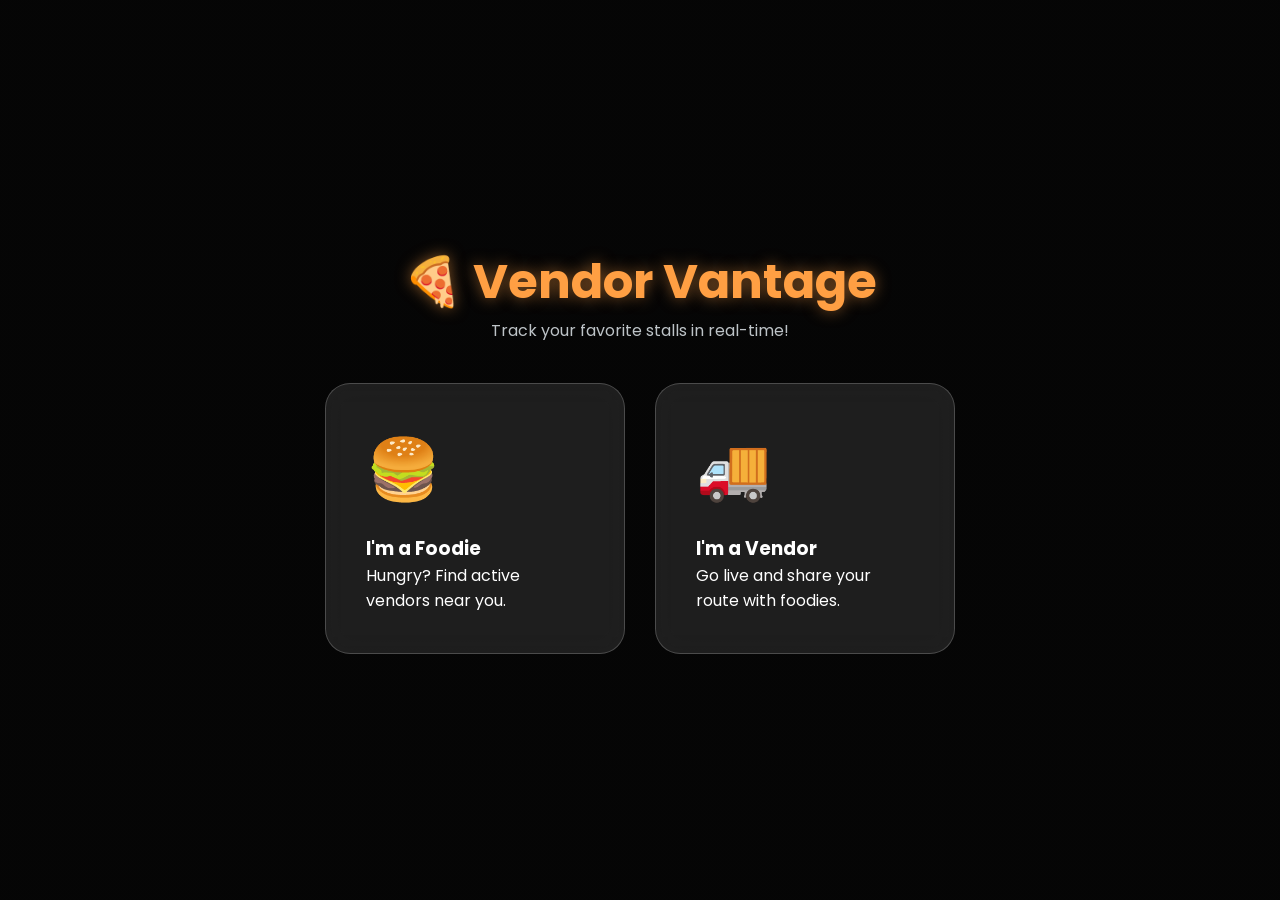
<file: index.html>
<!DOCTYPE html>
<html lang="en">
<head>
    <meta charset="UTF-8">
    <meta name="viewport" content="width=device-width, initial-scale=1.0">
    <title>Vendor Vantage | Gateway</title>
    <link rel="stylesheet" href="style.css">
    <link href="https://fonts.googleapis.com/css2?family=Poppins:wght@400;600&display=swap" rel="stylesheet">
</head>
<body>
    <div class="gateway-container">
        <h1 class="brand">🍕 Vendor Vantage</h1>
        <p style="color:#bdc3c7;">Track your favorite stalls in real-time!</p>
        <div class="card-wrapper">
            <div class="choice-card" id="customerCard">
                <span class="icon">🍔</span>
                <h3>I'm a Foodie</h3>
                <p>Hungry? Find active vendors near you.</p>
            </div>
            <div class="choice-card" id="vendorCard">
                <span class="icon">🚚</span>
                <h3>I'm a Vendor</h3>
                <p>Go live and share your route with foodies.</p>
            </div>
        </div>
    </div>
    <script src="script.js"></script>
</body>
</html>
</file>
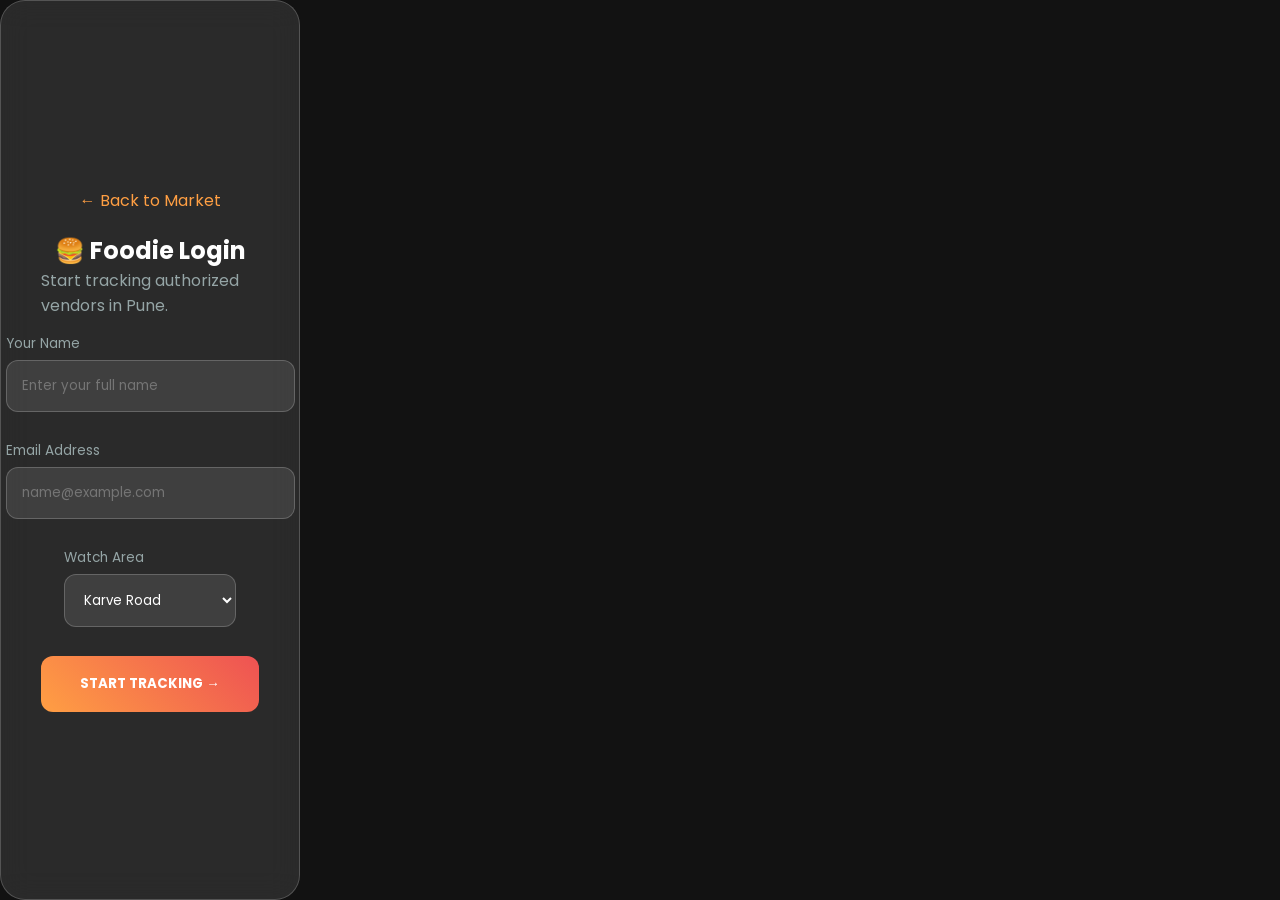
<file: customer-auth.html>
<!DOCTYPE html>
<html lang="en">
<head>
    <meta charset="UTF-8">
    <meta name="viewport" content="width=device-width, initial-scale=1.0">
    <title>Customer Login | Vendor Vantage</title>
    <link rel="stylesheet" href="style.css">
    <link href="https://fonts.googleapis.com/css2?family=Poppins:wght@400;600;700&display=swap" rel="stylesheet">
    <style>
        .auth-error { background:rgba(231,76,60,0.15); border:1px solid #e74c3c; color:#e74c3c; padding:10px 14px; border-radius:8px; margin-bottom:12px; font-size:0.9rem; }
        .input-group label { color:#95a5a6; font-size:0.85rem; display:block; margin-bottom:6px; }
    </style>
</head>
<body>
    <div class="auth-container">
        <a href="index.html" style="color:#ff9f43;text-decoration:none;margin-bottom:20px;display:inline-block">← Back to Market</a>
        <h2>🍔 Foodie Login</h2>
        <p style="color:#95a5a6;margin-bottom:16px">Start tracking authorized vendors in Pune.</p>
        <div id="custError" class="auth-error" style="display:none"></div>
        <div class="input-group">
            <label>Your Name</label>
            <input type="text" id="custName" placeholder="Enter your full name">
        </div>
        <div class="input-group">
            <label>Email Address</label>
            <input type="email" id="custEmail" placeholder="name@example.com">
        </div>
        <div class="input-group">
            <label>Watch Area</label>
            <select id="custArea">
                <option value="karve road">Karve Road</option>
                <option value="kothrud">Kothrud</option>
                <option value="cummins">Cummins College</option>
                <option value="ideal colony">Ideal Colony</option>
                <option value="mit college">MIT College</option>
                <option value="vanaz">Vanaz</option>
                <option value="pune camp">Pune Camp</option>
                <option value="swargate">Swargate</option>
                <option value="shivajinagar">Shivajinagar</option>
            </select>
        </div>
        <button class="auth-btn" id="custLoginBtn">Start Tracking →</button>
    </div>
    <script src="script.js"></script>
</body>
</html>
</file>
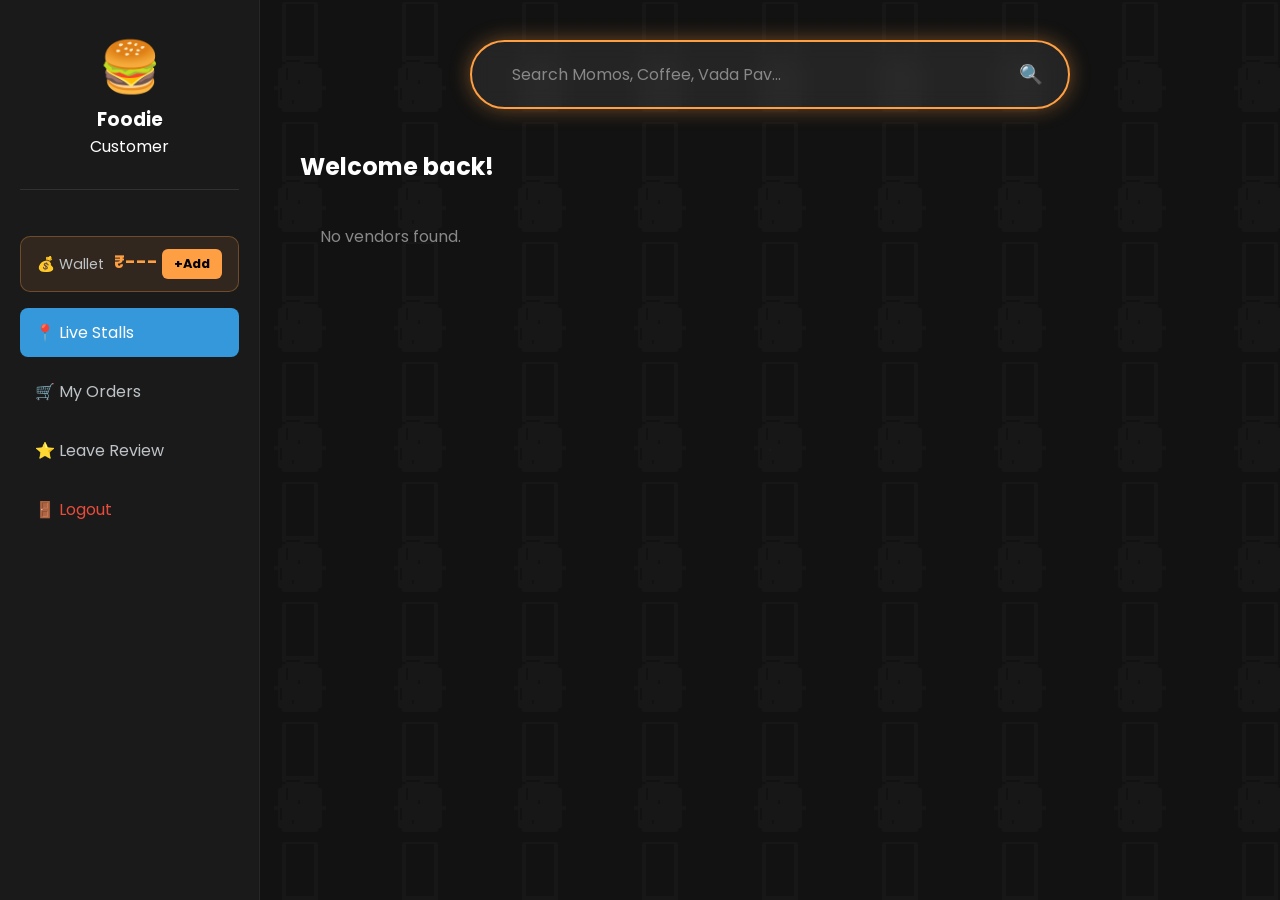
<file: dashboard.html>
<!DOCTYPE html>
<html lang="en">
<head>
    <meta charset="UTF-8">
    <meta name="viewport" content="width=device-width, initial-scale=1.0">
    <title>Customer Dashboard | Vendor Vantage</title>
    <link rel="stylesheet" href="style.css">
    <link href="https://fonts.googleapis.com/css2?family=Poppins:wght@400;600;700&display=swap" rel="stylesheet">
    <style>
        .sidebar-wallet { background:rgba(255,159,67,0.1); border:1px solid rgba(255,159,67,0.3); border-radius:10px; padding:12px 16px; margin:16px 0; display:flex; justify-content:space-between; align-items:center; }
        .wallet-amount { color:#ff9f43; font-weight:700; font-size:1.1rem; }
        .topup-btn { background:#ff9f43; color:black; border:none; padding:6px 12px; border-radius:6px; font-size:0.8rem; font-weight:700; cursor:pointer; }
        .modal-overlay { position:fixed;top:0;left:0;width:100%;height:100%;background:rgba(0,0,0,0.85);z-index:9999;display:flex;align-items:center;justify-content:center;padding:20px; }
        .modal-box { background:#1a1a1a;padding:30px;border-radius:20px;width:100%;max-width:460px;color:white;border:1px solid #333;max-height:90vh;overflow-y:auto; }
        .modal-input { width:100%;padding:12px;background:#222;border:1px solid #444;color:white;border-radius:8px;margin-bottom:10px;font-family:Poppins,sans-serif; }
        .menu-item-row { display:flex;justify-content:space-between;align-items:center;padding:10px 12px;background:#222;border-radius:8px;margin-bottom:8px; }
        .qty-control { display:flex;align-items:center;gap:8px; }
        .qty-btn { background:#333;color:white;border:none;width:28px;height:28px;border-radius:6px;cursor:pointer;font-size:1rem;font-weight:bold; }
        .qty-display { color:white;min-width:20px;text-align:center;font-weight:600; }
        .cart-summary { background:#111;padding:12px;border-radius:8px;margin-top:12px;border:1px solid #333; }
        .cart-row { display:flex;justify-content:space-between;color:#bdc3c7;font-size:0.9rem;margin-bottom:4px; }
        .cart-total { display:flex;justify-content:space-between;color:white;font-weight:bold;padding-top:8px;border-top:1px solid #333;margin-top:8px; }
        .token-info { color:#ff9f43;font-size:0.85rem;margin-top:6px; }
        .alert-modal { position:fixed;top:0;left:0;width:100%;height:100%;background:rgba(0,0,0,0.85);z-index:10000;display:flex;align-items:center;justify-content:center; }
        .alert-box { background:#1a1a1a;padding:30px;border-radius:16px;max-width:380px;width:90%;color:white;border:1px solid #444;text-align:center; }
        .alert-icon { font-size:2.5rem;margin-bottom:12px; }
        .alert-msg { color:#bdc3c7;margin:8px 0 20px;line-height:1.6;white-space:pre-line; }
        .alert-btn { background:#ff9f43;color:black;border:none;padding:12px 30px;border-radius:8px;font-weight:bold;cursor:pointer; }
        .my-orders-card { background:#1a1a1a;padding:16px;border-radius:12px;border:1px solid #333;margin-bottom:12px; }
        .order-status-pill { display:inline-block;padding:4px 12px;border-radius:20px;font-size:0.8rem;font-weight:600; }
        .pill-PENDING   { background:rgba(255,159,67,0.15);color:#ff9f43;border:1px solid #ff9f43; }
        .pill-ACCEPTED  { background:rgba(52,152,219,0.15);color:#3498db;border:1px solid #3498db; }
        .pill-READY     { background:rgba(46,204,113,0.15);color:#2ecc71;border:1px solid #2ecc71; }
        .pill-COLLECTED { background:rgba(150,150,150,0.15);color:#888;border:1px solid #888; }
        .pill-DECLINED  { background:rgba(231,76,60,0.15);color:#e74c3c;border:1px solid #e74c3c; }
        .star { font-size:1.8rem;color:#444;cursor:pointer;transition:color 0.15s; }
        .star.active { color:#ff9f43; }
        .review-form-card { background:#1a1a1a;padding:24px;border-radius:16px;border:1px solid #333;max-width:500px; }
        .review-form-card select, .review-form-card textarea { width:100%;background:#222;border:1px solid #444;color:white;padding:10px;border-radius:8px;font-family:Poppins,sans-serif;margin-top:6px; }
        .review-form-card label { color:#95a5a6;font-size:0.85rem; }
        .collect-btn { background:#2ecc71;color:white;border:none;padding:8px 16px;border-radius:6px;cursor:pointer;font-weight:600;margin-top:8px; }
        .notif-dot { width:8px;height:8px;background:#e74c3c;border-radius:50%;display:inline-block;margin-left:4px; }
    </style>
</head>
<body class="dashboard-body">
    <div class="dashboard-layout">
        <aside class="sidebar">
            <div class="profile-section">
                <div class="avatar">🍔</div>
                <h3 id="displayUserName">Foodie</h3>
                <p id="displayUserRole">Customer</p>
            </div>
            <div class="sidebar-wallet">
                <span style="color:#bdc3c7;font-size:0.9rem">💰 Wallet</span>
                <div>
                    <span class="wallet-amount">₹<span id="sidebarWallet">---</span></span>
                    <button class="topup-btn" onclick="topupWallet()">+Add</button>
                </div>
            </div>
            <nav class="side-nav">
                <a href="#" class="active" onclick="showDashTab('vendors',this)">📍 Live Stalls</a>
                <a href="#" onclick="showDashTab('myorders',this)">🛒 My Orders</a>
                <a href="#" onclick="showDashTab('reviews',this)">⭐ Leave Review</a>
                <a href="#" class="logout" onclick="logoutCustomer()">🚪 Logout</a>
            </nav>
        </aside>

        <main class="main-content foodie-vibe">
            <!-- VENDORS TAB -->
            <div id="tab-vendors">
                <header class="dashboard-header">
                    <div class="search-container">
                        <input type="text" id="foodSearch" placeholder="Search Momos, Coffee, Vada Pav...">
                        <button id="searchBtn">🔍</button>
                    </div>
                </header>
                <h2 id="welcomeGreeting" style="margin-bottom:20px;color:white">Welcome back!</h2>
                <div class="vendor-grid" id="vendorGrid"></div>
            </div>

            <!-- MY ORDERS TAB -->
            <div id="tab-myorders" style="display:none">
                <h2 style="color:white;margin-bottom:20px">🛒 My Orders</h2>
                <div id="myOrdersList"></div>
            </div>

            <!-- REVIEWS TAB -->
            <div id="tab-reviews" style="display:none">
                <h2 style="color:white;margin-bottom:20px">⭐ Leave a Review</h2>
                <div class="review-form-card">
                    <div style="margin-bottom:14px">
                        <label>Select Vendor</label>
                        <select id="reviewVendorKey"></select>
                    </div>
                    <div style="margin-bottom:14px">
                        <label>Rating</label>
                        <div id="starRow" style="margin-top:8px">
                            <span class="star active" data-v="1">★</span>
                            <span class="star active" data-v="2">★</span>
                            <span class="star active" data-v="3">★</span>
                            <span class="star active" data-v="4">★</span>
                            <span class="star active" data-v="5">★</span>
                        </div>
                        <input type="hidden" id="reviewRating" value="5">
                    </div>
                    <div style="margin-bottom:14px">
                        <label>Comment</label>
                        <textarea id="reviewComment" rows="3" placeholder="How was the food?"></textarea>
                    </div>
                    <button class="auth-btn" onclick="submitReview()">Submit Review</button>
                    <div id="reviewMsg" style="margin-top:10px;color:#2ecc71;display:none"></div>
                </div>

                <div class="review-form-card" style="margin-top:24px">
                    <h3 style="color:white;margin-bottom:16px">📖 Read Reviews</h3>
                    <div style="margin-bottom:14px">
                        <label>Select Vendor</label>
                        <select id="readReviewVendorKey" onchange="loadVendorReviews()"></select>
                    </div>
                    <div id="reviewsList" style="margin-top:12px"></div>
                </div>
            </div>
        </main>
    </div>

    <!-- Order Modal -->
    <div id="orderModal" class="modal-overlay" style="display:none">
        <div class="modal-box">
            <h3 id="modalVendorName" style="margin-bottom:16px">Order</h3>
            <div id="menuItemsList"></div>
            <div class="cart-summary" id="cartSummary" style="display:none">
                <div id="cartItems"></div>
                <div class="cart-total"><span>Total</span><span id="cartTotal">₹0</span></div>
                <div class="token-info">🔒 Token deposit: ₹<span id="tokenDeposit">0</span> (1/4 of bill)</div>
            </div>
            <input class="modal-input" id="orderLocation" placeholder="Your pickup location / stop name" style="margin-top:12px">
            <div style="display:flex;gap:10px;margin-top:14px">
                <button class="auth-btn" onclick="submitOrder()">Place Order</button>
                <button class="auth-btn" style="background:#555" onclick="closeOrderModal()">Cancel</button>
            </div>
        </div>
    </div>

    <!-- Alert Modal -->
    <div id="alertModal" class="alert-modal" style="display:none">
        <div class="alert-box">
            <div class="alert-icon" id="alertIcon">ℹ️</div>
            <h3 id="alertTitle"></h3>
            <p class="alert-msg" id="alertMsg"></p>
            <button class="alert-btn" onclick="closeAlert()">Got it</button>
        </div>
    </div>

    <script src="script.js"></script>
</body>
</html>
</file>
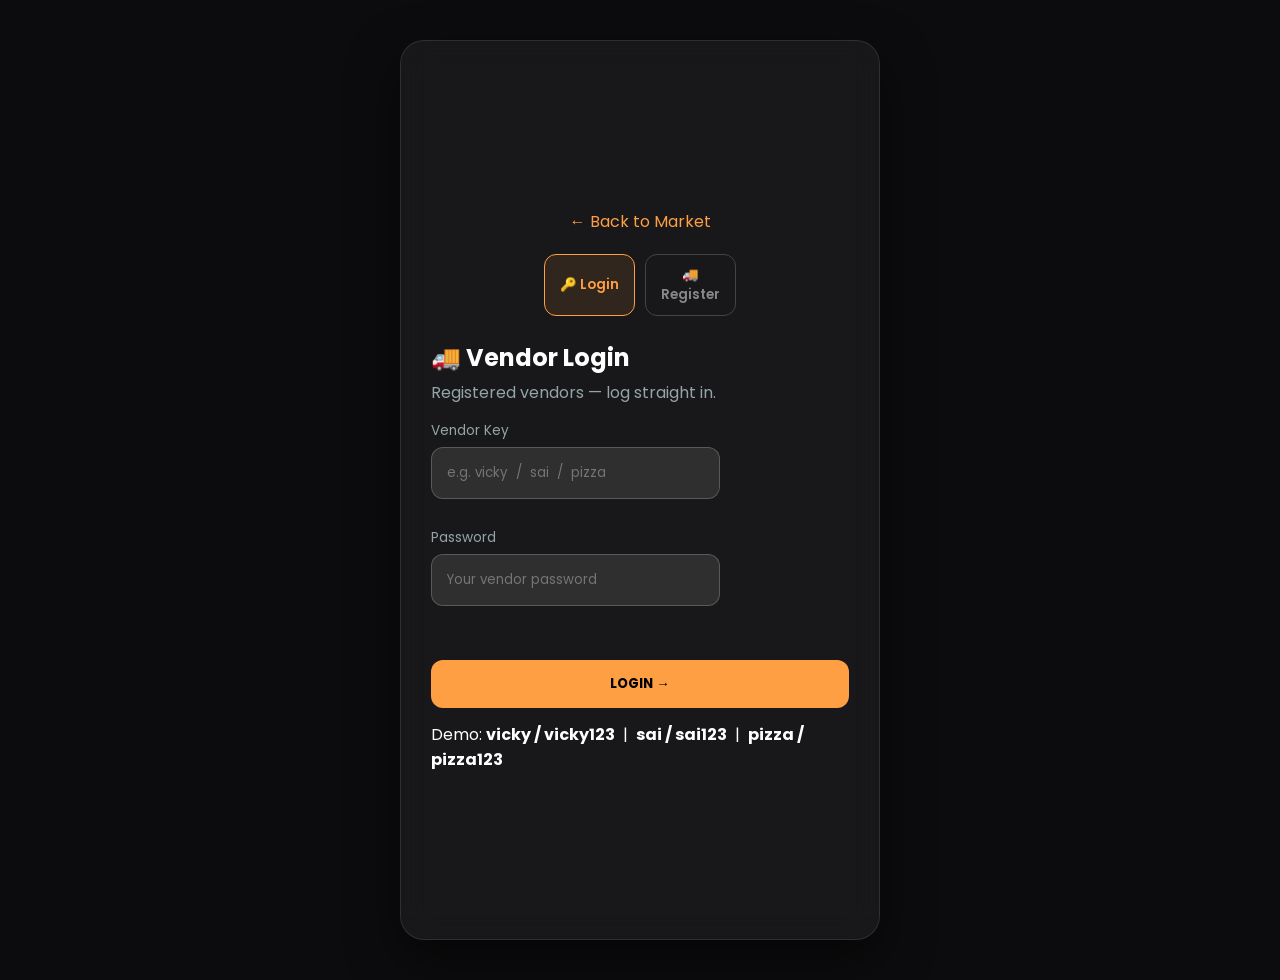
<file: vendor-auth.html>
<!DOCTYPE html>
<html lang="en">
<head>
    <meta charset="UTF-8">
    <meta name="viewport" content="width=device-width, initial-scale=1.0">
    <title>Vendor Auth | Vendor Vantage</title>
    <link rel="stylesheet" href="style.css">
    <link href="https://fonts.googleapis.com/css2?family=Poppins:wght@400;600;700&display=swap" rel="stylesheet">
    <style>
    /* 1. LAYOUT TWEAKS */
    body {
        background: #0c0c0e; /* Dark background to match your theme */
        margin: 0;
        display: flex;
        justify-content: center;
        align-items: flex-start; /* Allows scrolling from the top */
        min-height: 100vh;
    }

    .auth-container {
        width: 100%;
        max-width: 480px; /* Slimmer, professional look */
        margin: 40px 20px;
        background: rgba(255, 255, 255, 0.05);
        backdrop-filter: blur(15px);
        border: 1px solid rgba(255, 255, 255, 0.1);
        padding: 30px;
        border-radius: 24px;
        box-shadow: 0 20px 50px rgba(0,0,0,0.5);
    }

    /* 2. TAB BUTTONS */
    .auth-tabs { display: flex; gap: 10px; margin-bottom: 24px; }
    .tab-btn { 
        flex: 1; padding: 10px; border: 1px solid #444; 
        background: transparent; color: #888; border-radius: 12px; 
        cursor: pointer; font-family: 'Poppins', sans-serif; 
        font-weight: 600; transition: 0.3s; 
    }
    .tab-btn.active { border-color: #ff9f43; color: #ff9f43; background: rgba(255,159,67,0.1); }

    /* 3. INPUT ROWS (Tightened for visibility) */
    .stop-row, .menu-row { 
        display: flex; gap: 8px; margin-bottom: 10px; align-items: center; 
    }
    .stop-row input, .menu-row input { 
        background: rgba(0,0,0,0.2); border: 1px solid #333; 
        color: white; padding: 8px 12px; border-radius: 8px; 
        font-size: 0.9rem;
    }

    /* 4. BUTTONS */
    .small-btn { 
        background: none; color: #ff9f43; border: 1px solid #ff9f43; 
        padding: 6px 12px; border-radius: 8px; cursor: pointer; 
        font-size: 0.8rem; margin-top: 5px;
    }
    .remove-btn { color: #e74c3c; background: none; border: none; cursor: pointer; font-weight: bold; }

    .auth-btn { 
        width: 100%; background: #ff9f43; color: black; 
        border: none; padding: 14px; border-radius: 12px; 
        font-weight: 700; cursor: pointer; margin-top: 25px;
    }

    h2 { color: white; margin-bottom: 5px; font-size: 1.5rem; }
    .section-label { color: #ff9f43; font-size: 0.8rem; text-transform: uppercase; letter-spacing: 1px; margin: 20px 0 10px; }
    label { color: #888; font-size: 0.8rem; display: block; margin-bottom: 5px; }
    
    /* Scrollbar Styling for long registration forms */
    ::-webkit-scrollbar { width: 5px; }
    ::-webkit-scrollbar-thumb { background: #333; border-radius: 10px; }
</style>
</head>
<body>
    <div class="auth-container">
        <a href="index.html" style="color:#ff9f43;text-decoration:none;margin-bottom:20px;display:inline-block">← Back to Market</a>

        <div class="auth-tabs">
            <button class="tab-btn active" id="loginTab" onclick="showTab('login')">🔑 Login</button>
            <button class="tab-btn" id="registerTab" onclick="showTab('register')">🚚 Register</button>
        </div>

        <!-- LOGIN PANEL -->
        <div id="loginPanel">
            <h2>🚚 Vendor Login</h2>
            <p style="color:#95a5a6;margin-bottom:16px">Registered vendors — log straight in.</p>
            <div id="loginError" class="auth-error" style="display:none"></div>
            <div class="input-group">
                <label>Vendor Key</label>
                <input type="text" id="loginKey" placeholder="e.g. vicky  /  sai  /  pizza">
            </div>
            <div class="input-group">
                <label>Password</label>
                <input type="password" id="loginPw" placeholder="Your vendor password">
            </div>
            <button class="auth-btn" id="loginBtn">Login →</button>
            <p class="hint" style="margin-top:14px">Demo: <b>vicky / vicky123</b> &nbsp;|&nbsp; <b>sai / sai123</b> &nbsp;|&nbsp; <b>pizza / pizza123</b></p>
        </div>

        <!-- REGISTER PANEL -->
        <div id="registerPanel" style="display:none">
            <h2>🚚 New Vendor Registration</h2>
            <p style="color:#95a5a6;margin-bottom:16px">Fill in your details to join Vendor Vantage.</p>
            <div id="regError" class="auth-error" style="display:none"></div>
            <div id="regSuccess" class="auth-success" style="display:none"></div>

            <div class="input-group">
                <label>Business / Stall Name</label>
                <input type="text" id="regName" placeholder="e.g. Raju Momo Corner">
            </div>
            <div class="input-group">
                <label>Password (min 4 chars)</label>
                <input type="password" id="regPw" placeholder="Choose a password">
            </div>

            <div class="section-label">📍 Add Your Stops</div>
            <div id="stopsArea"></div>
            <button type="button" class="small-btn" onclick="addStopRow()">+ Add Stop</button>

            <div class="section-label" style="margin-top:16px">🍽️ Menu Items</div>
            <div id="menuArea"></div>
            <button type="button" class="small-btn" onclick="addMenuRow()">+ Add Item</button>

            <button class="auth-btn" id="regBtn" style="margin-top:20px">Register →</button>
        </div>
    </div>

    <script>
        function showTab(tab) {
            document.getElementById('loginPanel').style.display    = tab === 'login'    ? '' : 'none';
            document.getElementById('registerPanel').style.display = tab === 'register' ? '' : 'none';
            document.getElementById('loginTab').className    = 'tab-btn' + (tab === 'login'    ? ' active' : '');
            document.getElementById('registerTab').className = 'tab-btn' + (tab === 'register' ? ' active' : '');
        }

        function addStopRow() {
            const row = document.createElement('div');
            row.className = 'stop-row';
            row.innerHTML = `
                <input type="text"   placeholder="Location name" class="stop-name" style="flex:2">
                <input type="number" placeholder="Stay (min)"    class="stop-stay"   style="max-width:90px" value="15">
                <input type="number" placeholder="Travel (min)"  class="stop-travel" style="max-width:90px" value="10">
                <button type="button" class="remove-btn" onclick="this.parentElement.remove()">✕</button>`;
            document.getElementById('stopsArea').appendChild(row);
        }

        function addMenuRow() {
            const row = document.createElement('div');
            row.className = 'menu-row';
            row.innerHTML = `
                <input type="text"   placeholder="Item name e.g. Momos" class="menu-name">
                <input type="number" placeholder="Price ₹"              class="menu-price" style="max-width:100px">
                <button type="button" class="remove-btn" onclick="this.parentElement.remove()">✕</button>`;
            document.getElementById('menuArea').appendChild(row);
        }

        // Add one default row each
        addStopRow(); addMenuRow();
    </script>
    <script src="script.js"></script>
</body>
</html>
</file>
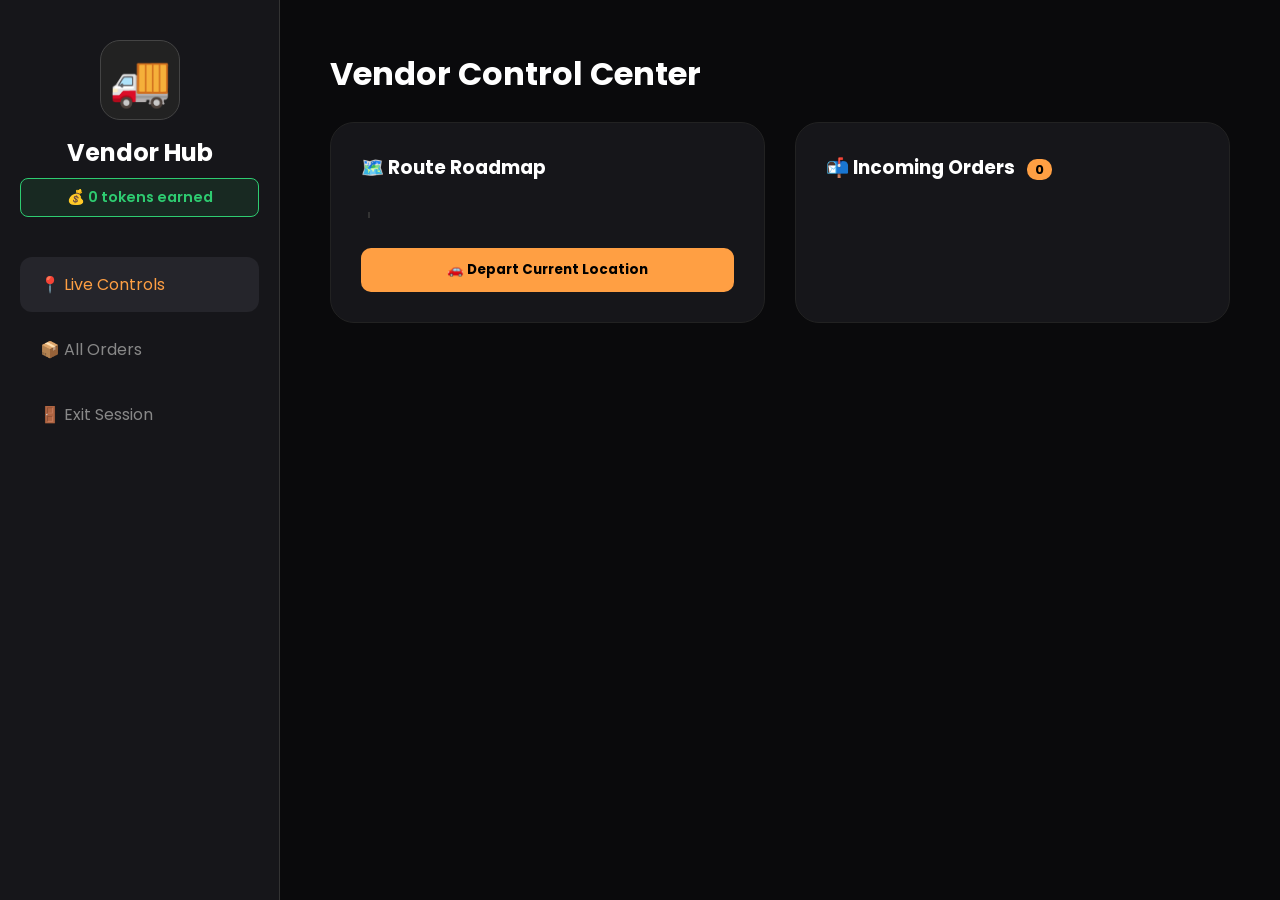
<file: vendor-dashboard.html>
<!DOCTYPE html>
<html lang="en">
<head>
    <meta charset="UTF-8">
    <meta name="viewport" content="width=device-width, initial-scale=1.0">
    <title>Vendor Control Center | Vendor Vantage</title>
    <link rel="stylesheet" href="style.css">
    <link href="https://fonts.googleapis.com/css2?family=Poppins:wght@400;600;700&display=swap" rel="stylesheet">
    <style>
        .v-token-badge { background:rgba(46,204,113,0.1);border:1px solid #2ecc71;color:#2ecc71;padding:8px 14px;border-radius:8px;font-size:0.9rem;font-weight:600;margin-top:8px;text-align:center; }
        .status-pill { padding:4px 12px;border-radius:20px;font-size:0.78rem;font-weight:700; }
        .pill-PENDING  { background:rgba(255,159,67,0.15);color:#ff9f43;border:1px solid #ff9f43; }
        .pill-ACCEPTED { background:rgba(52,152,219,0.15);color:#3498db;border:1px solid #3498db; }
        .pill-READY    { background:rgba(46,204,113,0.15);color:#2ecc71;border:1px solid #2ecc71; }
        .pill-COLLECTED{ background:rgba(150,150,150,0.15);color:#888;border:1px solid #888; }
        .pill-DECLINED { background:rgba(231,76,60,0.15);color:#e74c3c;border:1px solid #e74c3c; }
        .btn-accept  { background:#2ecc71;color:white; }
        .btn-decline { background:#e74c3c;color:white; }
        .btn-done    { background:#3498db;color:white; }
        .btn-collect { background:#9b59b6;color:white; }
        .order-count-badge { background:#ff9f43;color:black;padding:2px 8px;border-radius:10px;font-size:0.8rem;margin-left:8px; }
        .section-hidden { display:none; }
        .v-queue-container { max-height:520px;overflow-y:auto;padding-right:4px; }
        .route-actions { display:flex;gap:10px;margin-top:20px; }
        .vertical-route { padding: 8px 0 8px 8px; }
    </style>
</head>
<body class="vendor-body">
    <div class="vendor-wrapper">
        <nav class="vendor-sidebar">
            <div class="v-profile">
                <div class="v-avatar">🚚</div>
                <h2 id="v-biz-name">Vendor Hub</h2>
                <p id="v-key-display" style="color:#95a5a6;font-size:11px;margin-top:4px"></p>
                <div class="v-token-badge">💰 <span id="v-wallet">0</span> tokens earned</div>
            </div>
            <ul class="v-nav">
                <li class="active" onclick="showSection('controls',this)">📍 Live Controls</li>
                <li onclick="showSection('orders',this)">📦 All Orders</li>
                <li class="logout-item"><a href="index.html" style="color:inherit;text-decoration:none">🚪 Exit Session</a></li>
            </ul>
        </nav>

        <main class="v-main">
            <div class="v-header">
                <h1 id="v-welcome">Vendor Control Center</h1>
                <!-- BUG 4 FIX: End Day Early button renders here -->
                <div id="endDayContainer"></div>
            </div>

            <!-- CONTROLS SECTION -->
            <div id="section-controls">
                <div class="v-grid">
                    <div class="v-card tile">
                        <h3>🗺️ Route Roadmap</h3>
                        <div id="vertical-route" class="vertical-route"></div>
                        <div class="route-actions" id="routeActions">
                            <button id="v-depart" class="v-btn depart">🚗 Depart Current Location</button>
                            <button id="v-reach"  class="v-btn reach" style="display:none">📍 Reached Next Location</button>
                        </div>
                    </div>

                    <div class="v-card tile">
                        <h3>📬 Incoming Orders <span class="order-count-badge" id="order-count">0</span></h3>
                        <!-- BUG 3 FIX: Spacious queue container -->
                        <div id="v-queue" class="v-queue-container"></div>
                    </div>
                </div>
            </div>

            <!-- ALL ORDERS SECTION -->
            <!-- BUG 7 FIX: More spacious full order display -->
            <div id="section-orders" class="section-hidden">
                <div class="v-card" style="max-width:760px">
                    <h3>📦 All Orders</h3>
                    <h4 style="color:#f39c12;margin:20px 0 12px;font-size:1rem;border-bottom:1px solid #333;padding-bottom:8px">
                        ⏳ Pending / Accepted
                    </h4>
                    <div id="fullPendingList"></div>
                    <h4 style="color:#2ecc71;margin:24px 0 12px;font-size:1rem;border-bottom:1px solid #333;padding-bottom:8px">
                        ✅ Ready for Collection
                    </h4>
                    <div id="fullReadyList"></div>
                </div>
            </div>
        </main>
    </div>
    <script src="script.js"></script>
</body>
</html>
</file>
<file: style.css>
/* 1. SHARED & GLOBAL */
* {
    margin: 0;
    padding: 0;
    box-sizing: border-box;
    font-family: 'Poppins', sans-serif;
}

body {
    background: #121212;
    min-height: 100vh;
    overflow-x: hidden;
}

/* 2. AUTH PAGES (Gateway, Vendor/Customer Auth) */
/* Keep your existing style for the gateway/login pages */
.gateway-container, .auth-container {
    background: linear-gradient(rgba(0, 0, 0, 0.7), rgba(0, 0, 0, 0.7)), 
                url('https://images.unsplash.com/photo-1555396273-367ea4eb4db5?w=1350');
    background-size: cover;
    background-position: center;
    background-attachment: fixed;
    min-height: 100vh;
    display: flex;
    justify-content: center;
    align-items: center;
    padding: 20px;
    flex-direction: column;
}

.brand { font-size: 3rem; color: #ff9f43; text-shadow: 0 0 15px rgba(255, 159, 67, 0.5); }
.card-wrapper { display: flex; gap: 30px; margin-top: 40px; }
.choice-card, .auth-container { background: rgba(255, 255, 255, 0.1); backdrop-filter: blur(15px); border: 1px solid rgba(255, 255, 255, 0.2); padding: 40px; border-radius: 25px; width: 300px; color: white; cursor: pointer; }
.choice-card:hover { transform: translateY(-10px); border-color: #ff9f43; background: rgba(255, 159, 67, 0.2); }
.icon { font-size: 60px; margin-bottom: 20px; display: block; animation: float 3s ease-in-out infinite; }
.input-group input, .input-group select { background: rgba(255, 255, 255, 0.1); border: 1px solid rgba(255, 255, 255, 0.2); color: white; padding: 15px; border-radius: 12px; margin-bottom: 15px; }
.auth-btn { background: linear-gradient(45deg, #ff9f43, #ee5253); border: none; padding: 18px; border-radius: 12px; font-weight: bold; text-transform: uppercase; cursor: pointer; color: white; width: 100%; }

/* 3. DASHBOARD (Core Changes) */
.dashboard-body {
    display: block;
    height: 100vh;
}

.dashboard-layout {
    display: flex;
    height: 100vh;
}

/* Sidebar (Dark & Sleek) */
.sidebar {
    width: 260px;
    background: #1a1a1a;
    color: white;
    padding: 30px 20px;
    display: flex;
    flex-direction: column;
    border-right: 1px solid rgba(255,255,255,0.05);
}

.profile-section {
    text-align: center;
    padding-bottom: 30px;
    border-bottom: 1px solid rgba(255,255,255,0.1);
    margin-bottom: 30px;
}

.avatar { font-size: 50px; }
.side-nav a { display: block; color: #bdc3c7; text-decoration: none; padding: 12px 15px; border-radius: 8px; margin-bottom: 10px; }
.side-nav a.active, .side-nav a:hover { background: #3498db; color: white; }
.logout { margin-top: auto; color: #e74c3c !important; }

/* Main Content (Vibrant "Foodie Vibe") */
.foodie-vibe {
    /* Subtle repeating food icon pattern on a dark base */
    background: #121212;
    background-image: 
        radial-gradient(#1a1a1a 1px, transparent 1px),
        url('data:image/svg+xml;utf8,<svg xmlns="http://www.w3.org/2000/svg" width="60" height="60" viewBox="0 0 60 60"><path d="M12 1h16a1 1 0 0 1 1 1v28a1 1 0 0 1-1 1H12a1 1 0 0 1-1-1V2a1 1 0 0 1 1-1zm1 1v26h14V2H13zm-1 30h16a1 1 0 0 1 1 1v1h1a1 1 0 0 1 1 1v8h2v2h-2v8a1 1 0 0 1-1 1h-1v1a1 1 0 0 1-1 1H12a1 1 0 0 1-1-1v-1h-1a1 1 0 0 1-1-1v-8h-2v-2h2v-8a1 1 0 0 1 1-1h1v-1a1 1 0 0 1 1-1zm1 2v6h1V34h-1zm1 0h1v6h-1v-6zm1 0h1v6h-1v-6zm1 0h1v6h-1v-6zm1 0h1v6h-1v-6zm1 0h1v6h-1v-6zm1 0h1v6h-1v-6zm1 0h1v6h-1v-6zm-10 10v6h1v-6h-1zm1 0h1v6h-1v-6zm1 0h1v6h-1v-6zm1 0h1v6h-1v-6zm1 0h1v6h-1v-6zm1 0h1v6h-1v-6zm1 0h1v6h-1v-6zm1 0h1v6h-1v-6zm2-8v6h1V36h-1zm1 0h1v6h-1v-6zm1 0h1v6h-1v-6zm1 0h1v6h-1v-6zm1 0h1v6h-1v-6zm1 0h1v6h-1v-6zm1 0h1v6h-1v-6zm1 0h1v6h-1v-6zm-10 10v6h1v-6h-1zm1 0h1v6h-1v-6zm1 0h1v6h-1v-6zm1 0h1v6h-1v-6zm1 0h1v6h-1v-6zm1 0h1v6h-1v-6zm1 0h1v6h-1v-6zm1 0h1v6h-1v-6zm-3-16h2v2h-2v-2zm-1 0v2h1v-2h-1zm-1 0v2h1v-2h-1zm-1 0v2h1v-2h-1zm-1 0v2h1v-2h-1zm-1 0v2h1v-2h-1zm-1 0v2h1v-2h-1zm-1 0v2h1v-2h-1zm11 16h2v2h-2v-2zm-1 0v2h1v-2h-1zm-1 0v2h1v-2h-1zm-1 0v2h1v-2h-1zm-1 0v2h1v-2h-1zm-1 0v2h1v-2h-1zm-1 0v2h1v-2h-1zm-1 0v2h1v-2h-1zM28 2v1h-1V2h1zm0 28v1h-1v-1h1z" fill="%23222" fill-opacity="0.3"/></svg>');
    background-size: cover, 120px 120px;
    flex: 1;
    padding: 40px;
    overflow-y: auto;
}

/* Floating, Neon Search Engine */
.dashboard-header {
    margin-bottom: 40px;
    display: flex;
    justify-content: center;
}

.search-container {
    display: flex;
    width: 100%;
    max-width: 600px;
    background: rgba(255, 255, 255, 0.08);
    backdrop-filter: blur(10px);
    border-radius: 50px;
    padding: 5px 25px;
    border: 2px solid #ff9f43;
    box-shadow: 0 0 20px rgba(255, 159, 67, 0.4);
    animation: glowPulse 2s infinite;
}

.search-container input {
    flex: 1;
    background: transparent;
    border: none;
    color: white;
    padding: 15px;
    outline: none;
    font-size: 1rem;
}

.search-container input::placeholder { color: #888; }

#searchBtn {
    background: transparent;
    border: none;
    color: #ff9f43;
    font-size: 1.2rem;
    cursor: pointer;
}

/* High-Energy Vendor Cards */
.vendor-grid {
    display: grid;
    grid-template-columns: repeat(auto-fill, minmax(320px, 1fr));
    gap: 30px;
}

.vendor-card {
    background: #1a1a1a;
    border-radius: 25px;
    overflow: hidden;
    border: 1px solid rgba(255, 255, 255, 0.05);
    transition: 0.3s ease;
    box-shadow: 0 10px 30px rgba(0,0,0,0.2);
}

.vendor-card:hover {
    transform: translateY(-10px) scale(1.02);
    border-color: #ee5253; /* Red hover glow */
    box-shadow: 0 15px 40px rgba(238, 82, 83, 0.3);
}

.vendor-img {
    height: 180px;
    background-size: cover;
    background-position: center;
    position: relative;
}

.rating-badge {
    position: absolute;
    bottom: -15px;
    right: 20px;
    background: #2ecc71;
    color: white;
    padding: 6px 12px;
    border-radius: 10px;
    font-weight: bold;
    font-size: 0.9rem;
    box-shadow: 0 5px 15px rgba(46, 204, 113, 0.4);
}

.vendor-info { padding: 30px 25px 25px; }
.vendor-info h3 { color: white; margin-bottom: 8px; font-size: 1.4rem; }
.menu-tags { display: flex; flex-wrap: wrap; gap: 6px; margin-bottom: 20px; }

.menu-tags span {
    font-size: 0.7rem;
    background: rgba(255, 159, 67, 0.15);
    color: #ff9f43;
    padding: 5px 12px;
    border-radius: 20px;
    border: 1px solid rgba(255, 159, 67, 0.3);
}

/* 4. THE LIVE STATUS REPLACEMENT */
.status-section {
    border-top: 1px solid rgba(255,255,255,0.05);
    padding-top: 20px;
    margin-top: 10px;
}

.location-display {
    display: flex;
    justify-content: space-between;
    align-items: center;
    margin-bottom: 15px;
}

.current-stop {
    color: white;
    font-size: 1rem;
}

.current-stop b { color: #ff9f43; }

/* The Live "Departed" vs "On-Site" Flags */
.status-flag {
    padding: 6px 14px;
    border-radius: 50px;
    font-weight: bold;
    font-size: 0.8rem;
    text-transform: uppercase;
    display: flex;
    align-items: center;
    gap: 6px;
}

/* GREEN: Vendor is Cooking */
.on-site {
    background: rgba(46, 204, 113, 0.15);
    color: #2ecc71;
    border: 1px solid #2ecc71;
}

/* ORANGE: Vendor is Departed */
.in-transit {
    background: rgba(255, 159, 67, 0.15);
    color: #ff9f43;
    border: 1px solid #ff9f43;
}

.next-stop-preview {
    color: #bdc3c7;
    font-size: 0.85rem;
    background: rgba(255,255,255,0.03);
    padding: 10px;
    border-radius: 10px;
}

/* ANIMATIONS */
@keyframes glowPulse {
    0% { box-shadow: 0 0 15px rgba(255, 159, 67, 0.3); }
    50% { box-shadow: 0 0 25px rgba(255, 159, 67, 0.6); }
    100% { box-shadow: 0 0 15px rgba(255, 159, 67, 0.3); }
}

@keyframes float {
    0% { transform: translateY(0px); }
    50% { transform: translateY(-15px); }
    100% { transform: translateY(0px); }
}
/* VENDOR SPECIFIC INTERFACE */
.vendor-body { background: #0a0a0c; color: white; margin: 0; display: block; }
.vendor-wrapper { display: flex; height: 100vh; }

.vendor-sidebar { width: 280px; background: #16161a; padding: 40px 20px; border-right: 1px solid #333; }
.v-profile { text-align: center; margin-bottom: 40px; }
.v-avatar { font-size: 50px; background: #222; width: 80px; height: 80px; line-height: 80px; border-radius: 20px; margin: 0 auto 15px; border: 1px solid #444; }

.v-nav { list-style: none; padding: 0; }
.v-nav li { padding: 15px 20px; margin-bottom: 10px; border-radius: 12px; cursor: pointer; transition: 0.3s; color: #888; }
.v-nav li:hover, .v-nav li.active { background: #25252b; color: #ff9f43; }

.v-main { flex: 1; padding: 50px; overflow-y: auto; }
.v-header { display: flex; justify-content: space-between; align-items: center; margin-bottom: 40px; }

.v-grid { display: grid; grid-template-columns: 1fr 1fr; gap: 30px; }
.v-card.tile { background: #16161a; padding: 30px; border-radius: 24px; border: 1px solid #222; }

.status-indicator-box { background: #000; padding: 25px; border-radius: 15px; margin: 20px 0; border-left: 5px solid #ff9f43; }
.v-btn { background: #ff9f43; color: black; border: none; padding: 12px 25px; border-radius: 10px; font-weight: bold; cursor: pointer; width: 100%; transition: 0.3s; }
.v-btn:hover { transform: translateY(-2px); box-shadow: 0 5px 15px rgba(255, 159, 67, 0.4); }

.end-day-btn { background: #e74c3c; border: none; color: white; padding: 10px 20px; border-radius: 10px; cursor: pointer; }

/* Queue Item with Complete Action */
.q-item { background: #222; padding: 15px; border-radius: 12px; margin-bottom: 15px; display: flex; justify-content: space-between; align-items: center; }
.complete-btn { background: #2ecc71; color: white; border: none; padding: 5px 15px; border-radius: 6px; cursor: pointer; }

/* Edit Tabs */
.edit-tabs { display: flex; gap: 10px; margin-bottom: 25px; }
.tab-btn { background: transparent; border: 1px solid #444; color: white; padding: 10px 20px; border-radius: 8px; cursor: pointer; }
.tab-btn.active { border-color: #ff9f43; color: #ff9f43; }
.edit-content input { width: 100%; padding: 12px; background: #222; border: 1px solid #444; color: white; margin-bottom: 15px; border-radius: 8px; }
/* VERTICAL ROUTE MAP */
.vertical-route {
    position: relative;
    padding-left: 30px;
    margin: 25px 0;
}

.vertical-route::before {
    content: '';
    position: absolute;
    left: 7px;
    top: 5px;
    bottom: 5px;
    width: 2px;
    background: #333;
}

.route-stop {
    position: relative;
    padding-bottom: 25px;
    color: #888;
    transition: 0.3s;
}

.stop-dot {
    position: absolute;
    left: -28px;
    top: 5px;
    width: 12px;
    height: 12px;
    background: #444;
    border-radius: 50%;
    z-index: 2;
}

.route-stop.active { color: white; font-weight: bold; }
.route-stop.active .stop-dot {
    background: #ff4d4d;
    box-shadow: 0 0 10px #ff4d4d, 0 0 20px #ff4d4d;
    animation: pulseRed 1.5s infinite;
}

@keyframes pulseRed {
    0% { transform: scale(1); opacity: 1; }
    50% { transform: scale(1.3); opacity: 0.7; }
    100% { transform: scale(1); opacity: 1; }
}

/* ORDER BUTTONS */
.order-actions { display: flex; gap: 8px; }
.btn-accept { background: #2ecc71; border: none; color: white; padding: 5px 10px; border-radius: 5px; cursor: pointer; }
.btn-decline { background: #e74c3c; border: none; color: white; padding: 5px 10px; border-radius: 5px; cursor: pointer; }
.btn-done { background: #3498db; border: none; color: white; padding: 8px 15px; border-radius: 5px; cursor: pointer; width: 100%; }

.depart { background: #ff9f43; color: black; }
.reach { background: #2ecc71; color: white; }
/* ── Additional styles for v3 ── */
.auth-tabs { display:flex; gap:10px; margin-bottom:24px; }
.auth-error  { background:rgba(231,76,60,0.15);border:1px solid #e74c3c;color:#e74c3c;padding:10px 14px;border-radius:8px;margin-bottom:12px;font-size:0.9rem; }
.auth-success{ background:rgba(46,204,113,0.15);border:1px solid #2ecc71;color:#2ecc71;padding:10px 14px;border-radius:8px;margin-bottom:12px;font-size:0.9rem; }
.small-btn   { background:rgba(255,159,67,0.15);color:#ff9f43;border:1px solid #ff9f43;padding:8px 14px;border-radius:8px;cursor:pointer;font-size:0.85rem;font-weight:600; }
.my-orders-card { background:#1a1a1a;padding:16px;border-radius:12px;border:1px solid #333;margin-bottom:12px; }
.order-status-pill { display:inline-block;padding:4px 12px;border-radius:20px;font-size:0.8rem;font-weight:600; }
.pill-PENDING   { background:rgba(255,159,67,0.15);color:#ff9f43;border:1px solid #ff9f43; }
.pill-ACCEPTED  { background:rgba(52,152,219,0.15);color:#3498db;border:1px solid #3498db; }
.pill-READY     { background:rgba(46,204,113,0.15);color:#2ecc71;border:1px solid #2ecc71; }
.pill-COLLECTED { background:rgba(150,150,150,0.15);color:#888;border:1px solid #555; }
.pill-DECLINED  { background:rgba(231,76,60,0.15);color:#e74c3c;border:1px solid #e74c3c; }
.collect-btn { background:#2ecc71;color:white;border:none;padding:8px 16px;border-radius:6px;cursor:pointer;font-weight:600;margin-top:8px; }
.star { font-size:1.8rem;color:#444;cursor:pointer;transition:color 0.15s; }
.star.active { color:#ff9f43; }
.review-form-card { background:#1a1a1a;padding:24px;border-radius:16px;border:1px solid #333;max-width:500px; }
.section-hidden { display:none !important; }
.v-card { background:#16161a;padding:30px;border-radius:24px;border:1px solid #222; }
.input-group label { color:#95a5a6;font-size:0.85rem;display:block;margin-bottom:6px; }
.input-group { margin-bottom:14px; }

/* ══════════════════════════════════════════════════════════════════
   BUG 3 & 7 FIX — Queue card redesign: spacious, structured layout
   ══════════════════════════════════════════════════════════════════ */

/* Override old q-item styles with enhanced versions */
.q-item {
    background: linear-gradient(145deg, #1e1e2e, #252538) !important;
    padding: 20px 22px !important;
    border-radius: 14px !important;
    margin-bottom: 18px !important;
    border: 1px solid rgba(255,159,67,0.2) !important;
    box-shadow: 0 4px 16px rgba(0,0,0,0.3);
    transition: box-shadow 0.2s;
}
.q-item:hover {
    box-shadow: 0 6px 24px rgba(255,159,67,0.12);
}
.q-item-header {
    display: flex;
    justify-content: space-between;
    align-items: center;
    margin-bottom: 0 !important;
}
.q-item-id {
    color: #ff9f43 !important;
    font-weight: 700 !important;
    font-size: 0.9rem !important;
    font-family: monospace;
    letter-spacing: 0.5px;
}
.q-divider {
    height: 1px;
    background: linear-gradient(to right, rgba(255,159,67,0.3), transparent);
    margin: 12px 0;
}
.q-row {
    display: flex;
    justify-content: space-between;
    align-items: flex-start;
    padding: 6px 0;
    gap: 12px;
}
.q-label {
    color: #7f8c8d;
    font-size: 0.82rem;
    font-weight: 600;
    min-width: 90px;
    flex-shrink: 0;
}
.q-value {
    color: #ecf0f1;
    font-size: 0.92rem;
    text-align: right;
    flex: 1;
    line-height: 1.5;
}
.q-bill {
    color: #2ecc71 !important;
    font-weight: 700 !important;
    font-size: 1.05rem !important;
}

/* Route stop dot variants */
.stop-dot {
    width: 14px;
    height: 14px;
    border-radius: 50%;
    background: #444;
    border: 2px solid #666;
    flex-shrink: 0;
    transition: all 0.3s;
}
.dot-here {
    background: #2ecc71 !important;
    border-color: #2ecc71 !important;
    box-shadow: 0 0 10px rgba(46,204,113,0.5);
}
.dot-transit {
    background: #3498db !important;
    border-color: #3498db !important;
    box-shadow: 0 0 10px rgba(52,152,219,0.5);
    animation: pulse-dot 1.2s infinite;
}
@keyframes pulse-dot {
    0%, 100% { transform: scale(1); opacity: 1; }
    50% { transform: scale(1.3); opacity: 0.7; }
}

.route-stop {
    display: flex;
    align-items: flex-start;
    gap: 14px;
    padding: 12px 0;
    border-left: 2px solid #333;
    padding-left: 20px;
    position: relative;
}
.route-stop .stop-dot {
    position: absolute;
    left: -8px;
    top: 14px;
}
.route-stop.active {
    border-left-color: #ff9f43;
}
.stop-label {
    line-height: 1.5;
    font-size: 0.95rem;
    color: #bdc3c7;
}
.route-stop.active .stop-label {
    color: white;
    font-weight: 600;
}

/* BUG 7 FIX — My Orders customer cards: more spacious */
.my-orders-card {
    background: linear-gradient(145deg, #1a1a2a, #1f1f30) !important;
    padding: 20px 22px !important;
    border-radius: 14px !important;
    border: 1px solid #2a2a3e !important;
    margin-bottom: 16px !important;
    box-shadow: 0 3px 12px rgba(0,0,0,0.25);
}

/* Action buttons in queue — bigger touch targets */
.order-actions {
    display: flex;
    gap: 10px;
    margin-top: 14px !important;
    flex-wrap: wrap;
}
.btn-accept, .btn-decline, .btn-done, .btn-collect {
    padding: 10px 20px !important;
    border-radius: 8px !important;
    font-weight: 700 !important;
    font-size: 0.9rem !important;
    cursor: pointer;
    border: none;
    flex: 1;
    min-width: 100px;
    transition: opacity 0.2s, transform 0.1s;
}
.btn-accept:hover, .btn-done:hover, .btn-collect:hover { opacity: 0.85; transform: translateY(-1px); }
.btn-decline:hover { opacity: 0.85; }

/* Status pills — slightly larger */
.status-pill {
    padding: 4px 12px !important;
    border-radius: 20px !important;
    font-size: 0.78rem !important;
    font-weight: 700 !important;
    letter-spacing: 0.3px;
}

/* Vendor header row with end-day button */
.v-header {
    display: flex;
    justify-content: space-between;
    align-items: center;
    margin-bottom: 24px;
    flex-wrap: wrap;
    gap: 12px;
}
</file>
